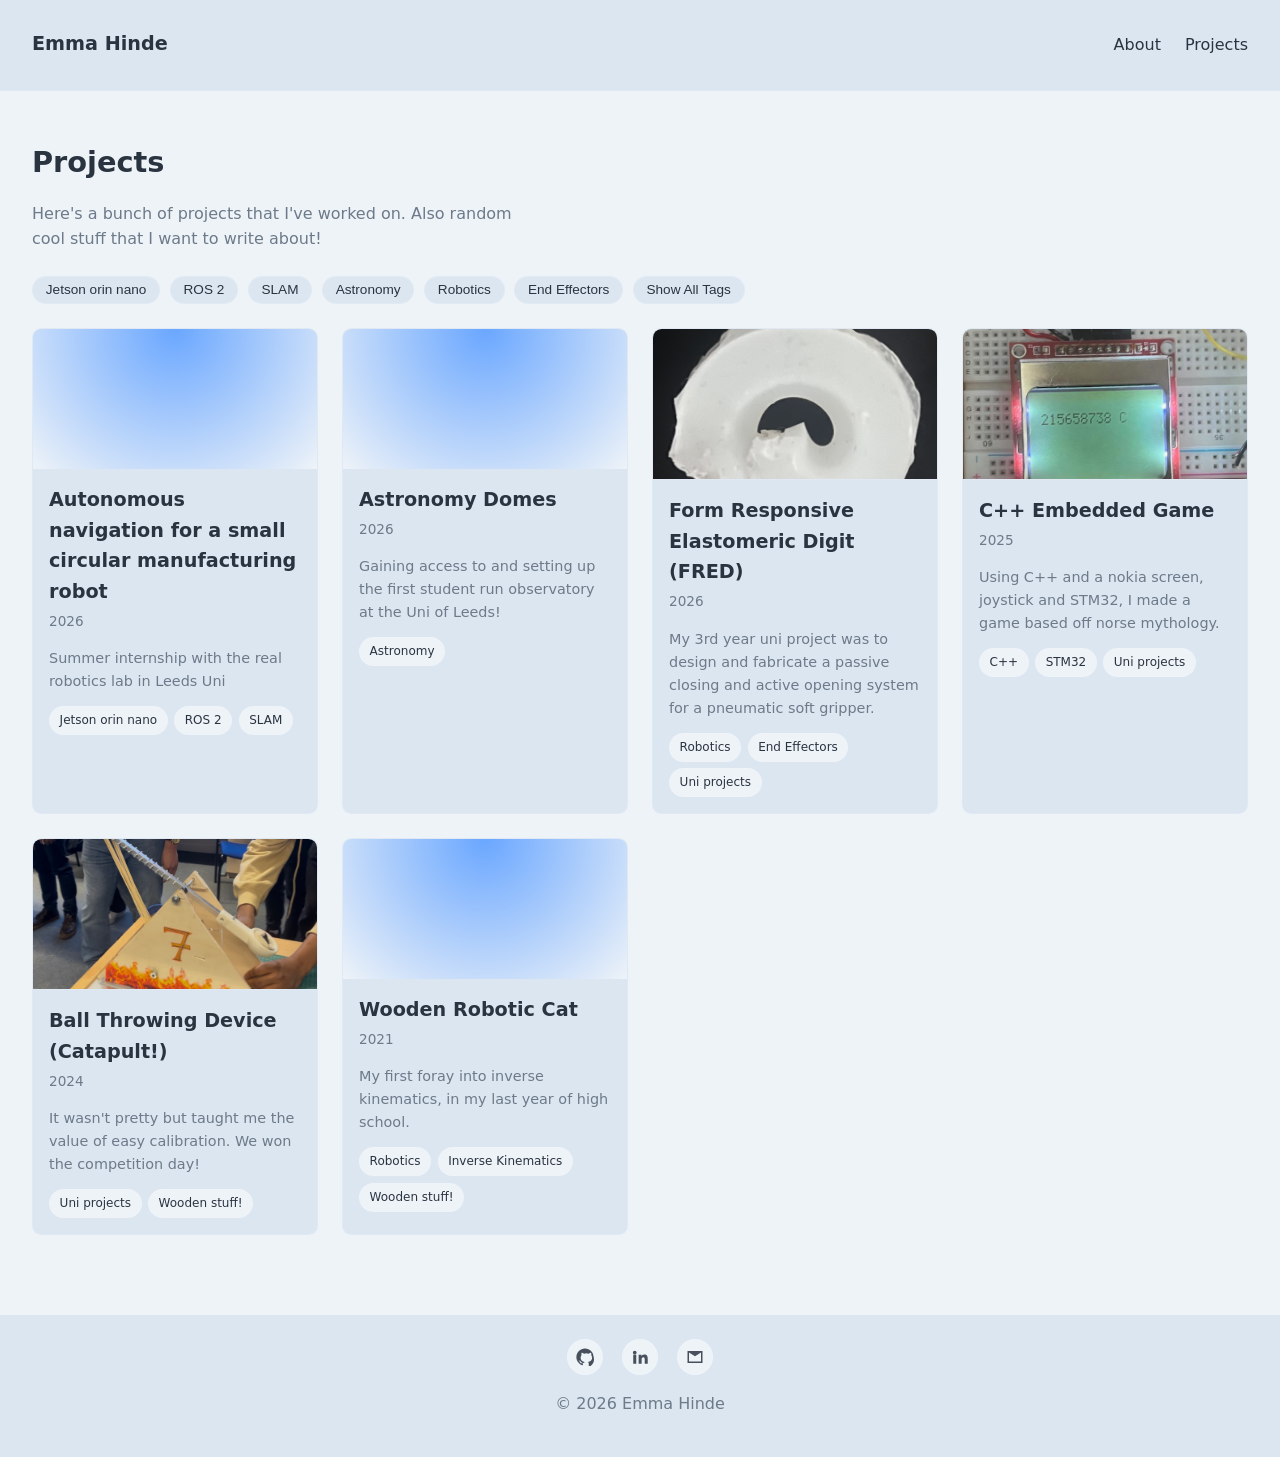
<file: index.html>
<!DOCTYPE html>
<html lang="en">

<head>
    <meta charset="UTF-8" />
    <meta name="viewport" content="width=device-width, initial-scale=1.0" />
    <title>emmahinde</title>

    <!-- Link to external CSS -->
    <link rel="stylesheet" href="styles.css" />
</head>

<body>
    <!-- Header -->
    <header class="site-header">
        <nav class="nav">
            <div class="logo">Emma Hinde</div>

            <ul class="nav-links">
                <li><a href="about.html">About</a></li>
                <li><a href="index.html">Projects</a></li>
            </ul>
        </nav>
    </header>

    <!-- Projects Section -->
    <section id="projects" class="projects-section">
        <div class="section-header">
            <h2 class="section-title">Projects</h2>
            <p class="section-subtitle">
                Here's a bunch of projects that I've worked on. Also random cool stuff that I want to write about!
            </p>
        </div>

        <div class="projects-grid">

            <article class="project-card">
                <a href="blog/autonomous-navigation.html" class="no-style">
                    <div class="project-thumb-no-img"></div>
                    <div class="project-body">
                        <h3 class="project-title">Autonomous navigation for a small circular manufacturing robot</h3>
                        <p class="project-date">2026</p>
                        <p class="project-desc">
                            Summer internship with the real robotics lab in Leeds Uni
                        </p>
                        <div class="project-tags">
                            <span>Jetson orin nano</span>
                            <span>ROS 2</span>
                            <span>SLAM</span>
                        </div>
                    </div>
                </a>
            </article>

            <article class="project-card">
                <a href="blog/astrodome-project.html" class="no-style">
                    <div class="project-thumb-no-img"></div>
                    <div class="project-body">
                        <h3 class="project-title">Astronomy Domes</h3>
                        <p class="project-date">2026</p>
                        <p class="project-desc">
                            Gaining access to and setting up the first student run observatory at the Uni of Leeds!
                        </p>
                        <div class="project-tags">
                            <span>Astronomy</span>
                        </div>
                    </div>
                </a>
            </article>

            <article class="project-card">
                <a href="blog/soft-gripper.html" class="no-style">
                    <div class="project-thumb"> <img src="assets\june-2026\misc\softGripper1.jpg" alt="My photo" />
                    </div>
                    <div class="project-body">
                        <h3 class="project-title">Form Responsive Elastomeric Digit (FRED)</h3>
                        <p class="project-date">2026</p>
                        <p class="project-desc">
                            My 3rd year uni project was to design and fabricate a passive closing and active opening
                            system for a pneumatic soft gripper.
                        </p>
                        <div class="project-tags">
                            <span>Robotics</span>
                            <span>End Effectors</span>
                            <span>Uni projects</span>
                        </div>
                    </div>
                </a>
            </article>

            <article class="project-card">
                <a href="blog/ratatoskr-game.html" class="no-style">
                    <div class="project-thumb"> <img src="assets\june-2026\ratatoskr-game\ratatoskr6.jpg"
                            alt="My photo" />
                    </div>
                    <div class="project-body">
                        <h3 class="project-title">C++ Embedded Game</h3>
                        <p class="project-date">2025</p>
                        <p class="project-desc">
                            Using C++ and a nokia screen, joystick and STM32, I made a game based off norse mythology.
                        </p>
                        <div class="project-tags">
                            <span>C++</span>
                            <span>STM32</span>
                            <span>Uni projects</span>
                        </div>
                    </div>
                </a>
            </article>

            <article class="project-card">
                <a href="blog/catapult-project.html" class="no-style">
                    <div class="project-thumb"> <img src="assets\june-2026\misc\treuchet.jpg" alt="My photo" />
                    </div>
                    <div class="project-body">
                        <h3 class="project-title">Ball Throwing Device (Catapult!)</h3>
                        <p class="project-date">2024</p>
                        <p class="project-desc">
                            It wasn't pretty but taught me the value of easy calibration. We won the competition day!
                        </p>
                        <div class="project-tags">
                            <span>Uni projects</span>
                            <span>Wooden stuff!</span>
                        </div>
                    </div>
                </a>
            </article>

            <article class="project-card">
                <a href="blog\robot-cat.html" class="no-style">
                    <div class="project-thumb-no-img"></div>
                    <div class="project-body">
                        <h3 class="project-title">Wooden Robotic Cat</h3>
                        <p class="project-date">2021</p>
                        <p class="project-desc">
                            My first foray into inverse kinematics, in my last year of high school.
                        </p>
                        <div class="project-tags">
                            <span>Robotics</span>
                            <span>Inverse Kinematics</span>
                            <span>Wooden stuff!</span>
                        </div>
                    </div>
                </a>
            </article>

        </div>
    </section>
</body>

<!-- Footer -->
<footer class="site-footer">
    <div class="footer-social">
        <a href="https://github.com/EmmaHinde" class="social-link" aria-label="GitHub">
            <svg viewBox="0 0 24 24" class="social-icon">
                <path
                    d="M12 .5C5.7.5.5 5.7.5 12c0 5.1 3.3 9.4 7.9 10.9.6.1.8-.3.8-.6v-2c-3.2.7-3.9-1.4-3.9-1.4-.5-1.2-1.2-1.5-1.2-1.5-1-.7.1-.7.1-.7 1.1.1 1.7 1.1 1.7 1.1 1 .1.8 2.1 2.9 2.1 1.4 0 2.3-.7 2.7-1.4-2.6-.3-5.3-1.3-5.3-5.8 0-1.3.5-2.4 1.2-3.3-.1-.3-.5-1.5.1-3.1 0 0 1-.3 3.3 1.2a11.3 11.3 0 0 1 6 0c2.3-1.5 3.3-1.2 3.3-1.2.6 1.6.2 2.8.1 3.1.8.9 1.2 2 1.2 3.3 0 4.5-2.7 5.5-5.3 5.8.5.4.9 1.2.9 2.4v3.5c0 .3.2.7.8.6A10.9 10.9 0 0 0 23.5 12C23.5 5.7 18.3.5 12 .5z" />
            </svg>
        </a>

        <a href="https://uk.linkedin.com/in/emmahinde" class="social-link" aria-label="LinkedIn">
            <svg viewBox="0 0 24 24" class="social-icon">
                <path
                    d="M4.98 3.5a2.5 2.5 0 1 1 0 5 2.5 2.5 0 0 1 0-5zM3 8.98h4v12H3v-12zm7 0h3.8v1.7h.1c.5-.9 1.8-1.9 3.7-1.9 4 0 4.7 2.6 4.7 6v6.2h-4v-5.5c0-1.3 0-3-1.9-3s-2.2 1.4-2.2 2.9v5.6h-4v-12z" />
            </svg>
        </a>

        <a href="mailto:emma.hinde@icloud.com" class="social-link" aria-label="Email">
            <svg viewBox="0 0 24 24" class="social-icon">
                <path d="M2 4h20v16H2V4zm10 7L4 6v12h16V6l-8 5z" />
            </svg>
        </a>
    </div>

    <p>© 2026 Emma Hinde</p>
</footer>

<script src="projects.js"></script>


</html>
</file>
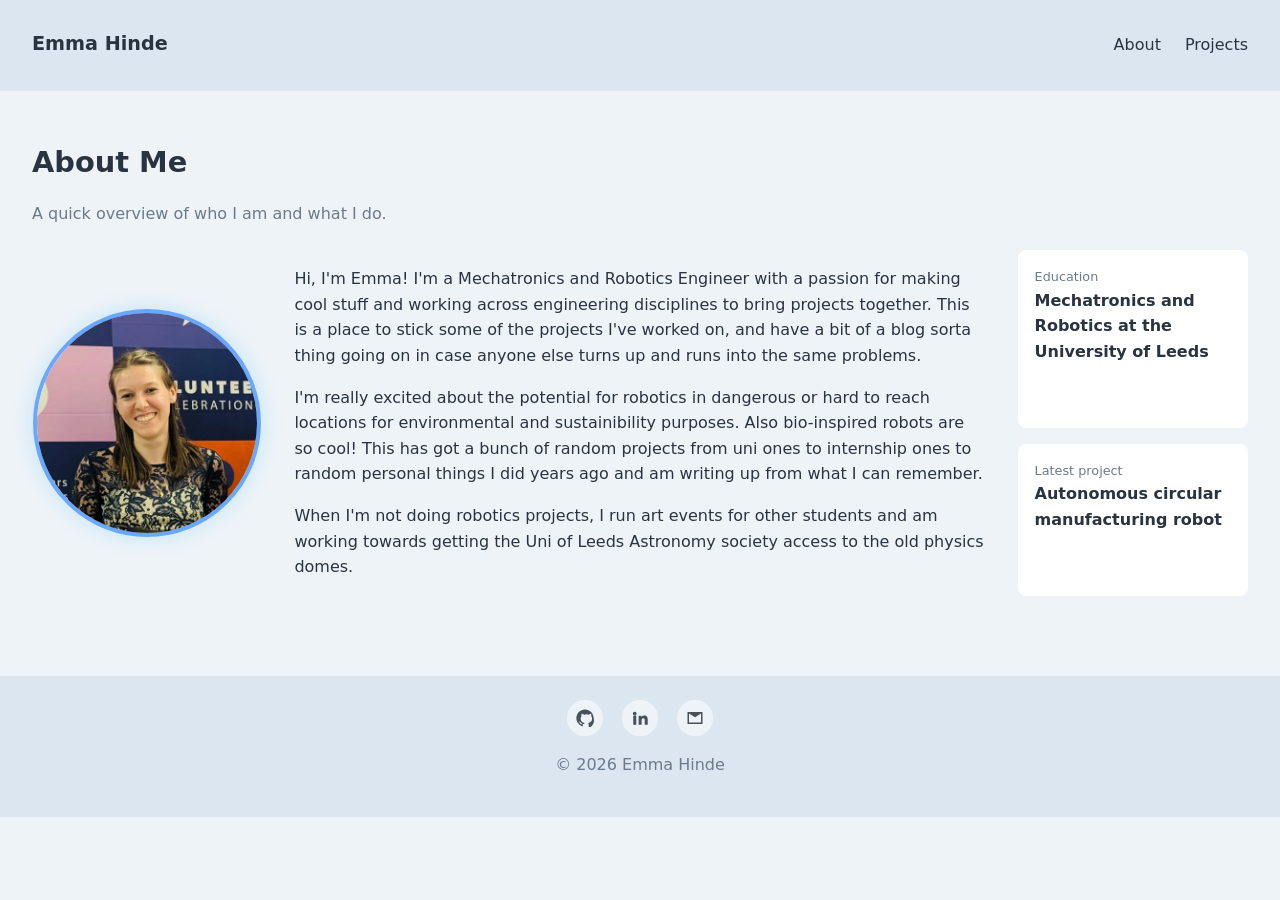
<file: about.html>
<!DOCTYPE html>
<html lang="en">

<head>
    <meta charset="UTF-8" />
    <meta name="viewport" content="width=device-width, initial-scale=1.0" />
    <title>about</title>

    <!-- Link to external CSS -->
    <link rel="stylesheet" href="styles.css" />
</head>

<body>
    <!-- Header -->
    <header class="site-header">
        <nav class="nav">
            <div class="logo">Emma Hinde</div>

            <ul class="nav-links">
                <li><a href="about.html">About</a></li>
                <li><a href="index.html">Projects</a></li>
            </ul>
        </nav>
    </header>

    <!-- About Section -->
    <section id="about" class="about-section">
        <div class="section-header">
            <h2 class="section-title">About Me</h2>
            <!-- NEW: Profile Photo -->
            <p class="section-subtitle">
                A quick overview of who I am and what I do.
            </p>

        </div>

        <div class="about-grid">

            <div class="about-photo">
                <img src="assets\profilepic.jpg" alt="My photo" />
            </div>

            <div class="about-text">
                <p>
                    Hi, I'm Emma! I'm a Mechatronics and Robotics Engineer with a passion for making cool stuff
                    and working
                    across engineering disciplines to bring projects together. This is a place to stick some of the
                    projects I've worked on, and have a bit of a blog sorta thing going on in case anyone else turns up
                    and runs into the same problems.
                </p>
                <p>
                    I'm really excited about the potential for robotics in dangerous or hard to reach locations for
                    environmental and sustainibility purposes. Also bio-inspired robots are so cool! This has got a
                    bunch of random projects from uni ones to internship ones to random personal things I did years ago
                    and am writing up from what I can remember.
                </p>
                <p>
                    When I'm not doing robotics projects, I run art events for other students and am working towards
                    getting the Uni of Leeds Astronomy society access to the old physics domes.
                </p>
            </div>

            <div class="about-highlights">
                <div class="highlight-card">
                    <div class="highlight-label">Education</div>
                    <div class="highlight-value">Mechatronics and Robotics at the University of Leeds</div>
                </div>

                <div class="highlight-card">
                    <div class="highlight-label">Latest project</div>
                    <div class="highlight-value">Autonomous circular manufacturing robot</div>
                </div>

            </div>

        </div>


    </section>
</body>
<!-- Footer -->
<footer class="site-footer">
    <div class="footer-social">
        <a href="https://github.com/EmmaHinde" class="social-link" aria-label="GitHub">
            <svg viewBox="0 0 24 24" class="social-icon">
                <path
                    d="M12 .5C5.7.5.5 5.7.5 12c0 5.1 3.3 9.4 7.9 10.9.6.1.8-.3.8-.6v-2c-3.2.7-3.9-1.4-3.9-1.4-.5-1.2-1.2-1.5-1.2-1.5-1-.7.1-.7.1-.7 1.1.1 1.7 1.1 1.7 1.1 1 .1.8 2.1 2.9 2.1 1.4 0 2.3-.7 2.7-1.4-2.6-.3-5.3-1.3-5.3-5.8 0-1.3.5-2.4 1.2-3.3-.1-.3-.5-1.5.1-3.1 0 0 1-.3 3.3 1.2a11.3 11.3 0 0 1 6 0c2.3-1.5 3.3-1.2 3.3-1.2.6 1.6.2 2.8.1 3.1.8.9 1.2 2 1.2 3.3 0 4.5-2.7 5.5-5.3 5.8.5.4.9 1.2.9 2.4v3.5c0 .3.2.7.8.6A10.9 10.9 0 0 0 23.5 12C23.5 5.7 18.3.5 12 .5z" />
            </svg>
        </a>

        <a href="https://uk.linkedin.com/in/emmahinde" class="social-link" aria-label="LinkedIn">
            <svg viewBox="0 0 24 24" class="social-icon">
                <path
                    d="M4.98 3.5a2.5 2.5 0 1 1 0 5 2.5 2.5 0 0 1 0-5zM3 8.98h4v12H3v-12zm7 0h3.8v1.7h.1c.5-.9 1.8-1.9 3.7-1.9 4 0 4.7 2.6 4.7 6v6.2h-4v-5.5c0-1.3 0-3-1.9-3s-2.2 1.4-2.2 2.9v5.6h-4v-12z" />
            </svg>
        </a>

        <a href="mailto:emma.hinde@icloud.com" class="social-link" aria-label="Email">
            <svg viewBox="0 0 24 24" class="social-icon">
                <path d="M2 4h20v16H2V4zm10 7L4 6v12h16V6l-8 5z" />
            </svg>
        </a>
    </div>

    <p>© 2026 Emma Hinde</p>
</footer>

<script src="projects.js"></script>

</html>
</file>
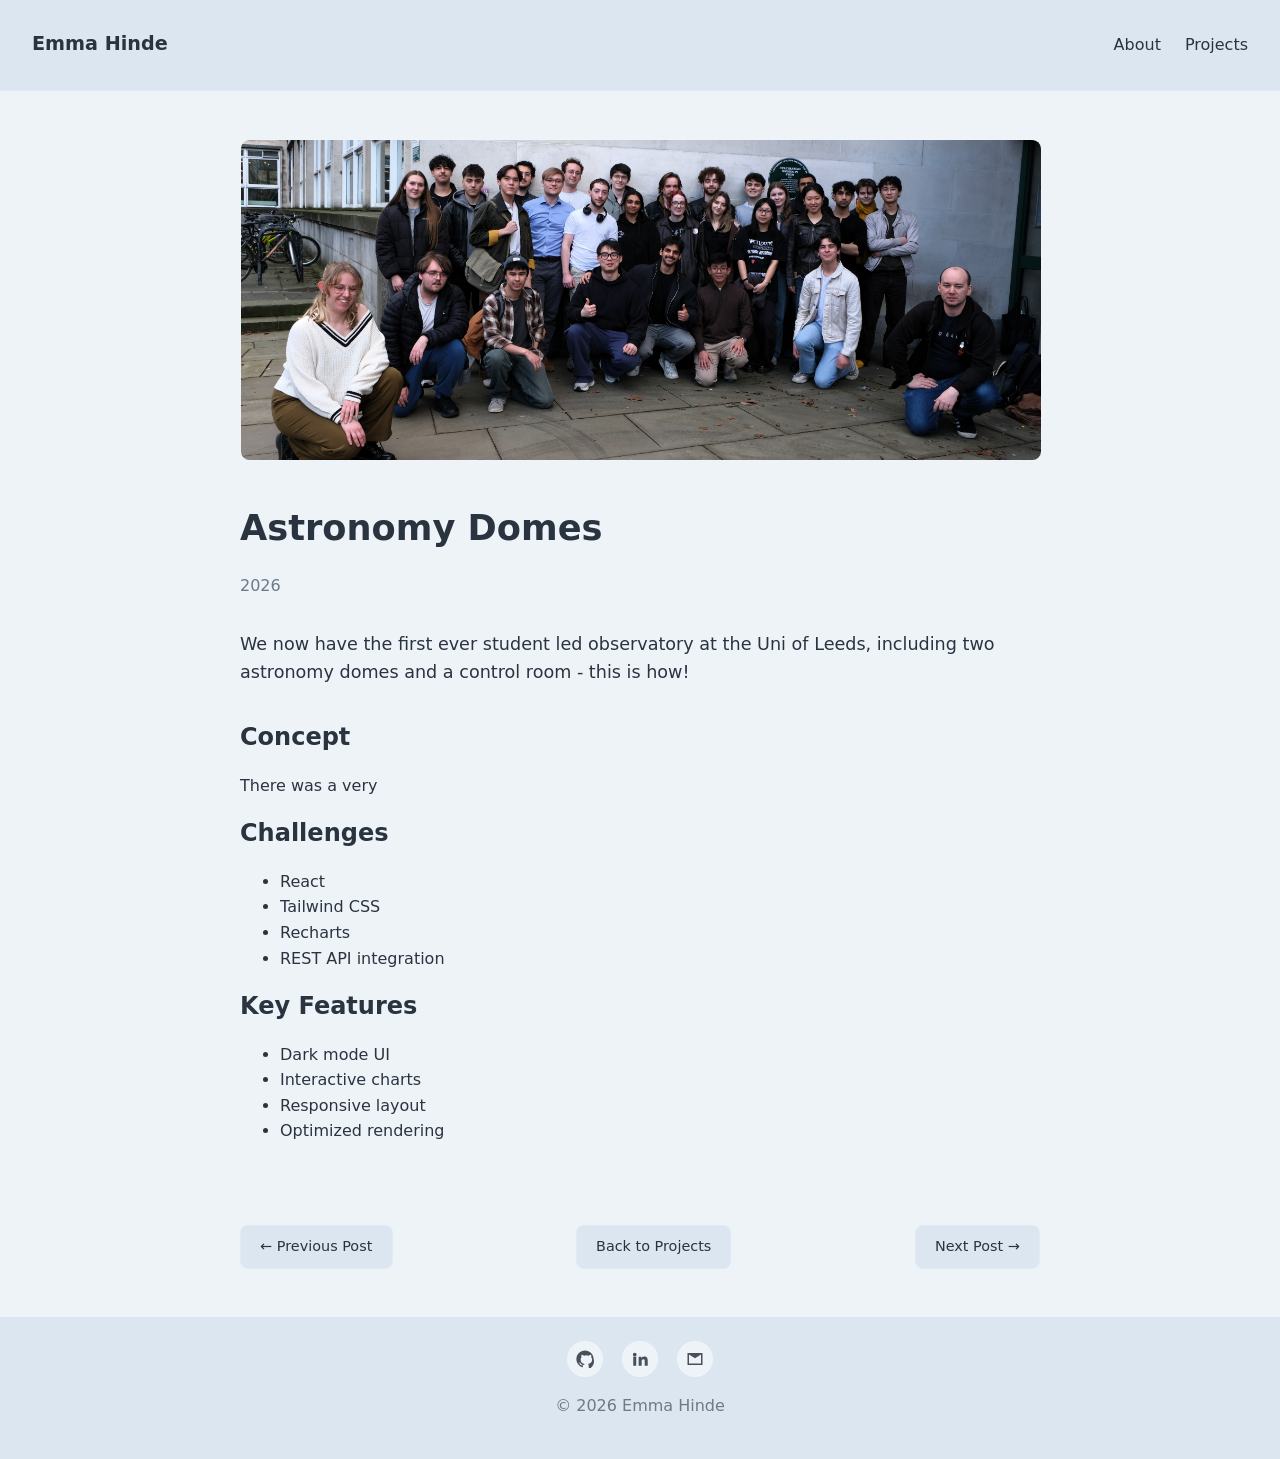
<file: blog/astrodome-project.html>
<!DOCTYPE html>
<html lang="en">

<head>
    <meta charset="UTF-8" />
    <meta name="viewport" content="width=device-width, initial-scale=1.0" />
    <title>Astronomy Domes – Project Details</title>
    <link rel="stylesheet" href="../styles.css" />
</head>

<body>

    <header class="site-header">
        <nav class="nav">
            <div class="logo">Emma Hinde</div>
            <ul class="nav-links">
                <li><a href="../about.html">About</a></li>
                <li><a href="../index.html">Projects</a></li>
            </ul>
        </nav>
    </header>

    <main class="blog-container">

        <div class="blog-hero">
            <img src="../assets\june-2026\misc\full_team.JPG" alt="SaaS Dashboard Header Image">
        </div>

        <h1 class="blog-title">Astronomy Domes</h1>
        <p class="blog-date">2026</p>

        <p class="blog-intro">
            We now have the first ever student led observatory at the Uni of Leeds, including two astronomy domes and a
            control room - this is how!
        </p>

        <h2>Concept</h2>
        <p>
            There was a very
        </p>

        <h2>Challenges</h2>
        <ul>
            <li>React</li>
            <li>Tailwind CSS</li>
            <li>Recharts</li>
            <li>REST API integration</li>
        </ul>

        <h2>Key Features</h2>
        <ul>
            <li>Dark mode UI</li>
            <li>Interactive charts</li>
            <li>Responsive layout</li>
            <li>Optimized rendering</li>
        </ul>

        <div class="post-navigation">

            <a href="design-system-kit.html" class="nav-btn prev-post">
                ← Previous Post
            </a>

            <a href="../index.html#projects" class="nav-btn back-projects">
                Back to Projects
            </a>

            <a href="portfolio-site.html" class="nav-btn next-post">
                Next Post →
            </a>

        </div>

    </main>
    <!-- Footer -->
    <footer class="site-footer">
        <div class="footer-social">
            <a href="https://github.com/EmmaHinde" class="social-link" aria-label="GitHub">
                <svg viewBox="0 0 24 24" class="social-icon">
                    <path
                        d="M12 .5C5.7.5.5 5.7.5 12c0 5.1 3.3 9.4 7.9 10.9.6.1.8-.3.8-.6v-2c-3.2.7-3.9-1.4-3.9-1.4-.5-1.2-1.2-1.5-1.2-1.5-1-.7.1-.7.1-.7 1.1.1 1.7 1.1 1.7 1.1 1 .1.8 2.1 2.9 2.1 1.4 0 2.3-.7 2.7-1.4-2.6-.3-5.3-1.3-5.3-5.8 0-1.3.5-2.4 1.2-3.3-.1-.3-.5-1.5.1-3.1 0 0 1-.3 3.3 1.2a11.3 11.3 0 0 1 6 0c2.3-1.5 3.3-1.2 3.3-1.2.6 1.6.2 2.8.1 3.1.8.9 1.2 2 1.2 3.3 0 4.5-2.7 5.5-5.3 5.8.5.4.9 1.2.9 2.4v3.5c0 .3.2.7.8.6A10.9 10.9 0 0 0 23.5 12C23.5 5.7 18.3.5 12 .5z" />
                </svg>
            </a>

            <a href="https://uk.linkedin.com/in/emmahinde" class="social-link" aria-label="LinkedIn">
                <svg viewBox="0 0 24 24" class="social-icon">
                    <path
                        d="M4.98 3.5a2.5 2.5 0 1 1 0 5 2.5 2.5 0 0 1 0-5zM3 8.98h4v12H3v-12zm7 0h3.8v1.7h.1c.5-.9 1.8-1.9 3.7-1.9 4 0 4.7 2.6 4.7 6v6.2h-4v-5.5c0-1.3 0-3-1.9-3s-2.2 1.4-2.2 2.9v5.6h-4v-12z" />
                </svg>
            </a>

            <a href="mailto:you@emma.hinde@icloud.com" class="social-link" aria-label="Email">
                <svg viewBox="0 0 24 24" class="social-icon">
                    <path d="M2 4h20v16H2V4zm10 7L4 6v12h16V6l-8 5z" />
                </svg>
            </a>
        </div>

        <p>© 2026 Emma Hinde</p>
    </footer>
    <script src="../projects.js"></script>
</body>

</html>
</file>
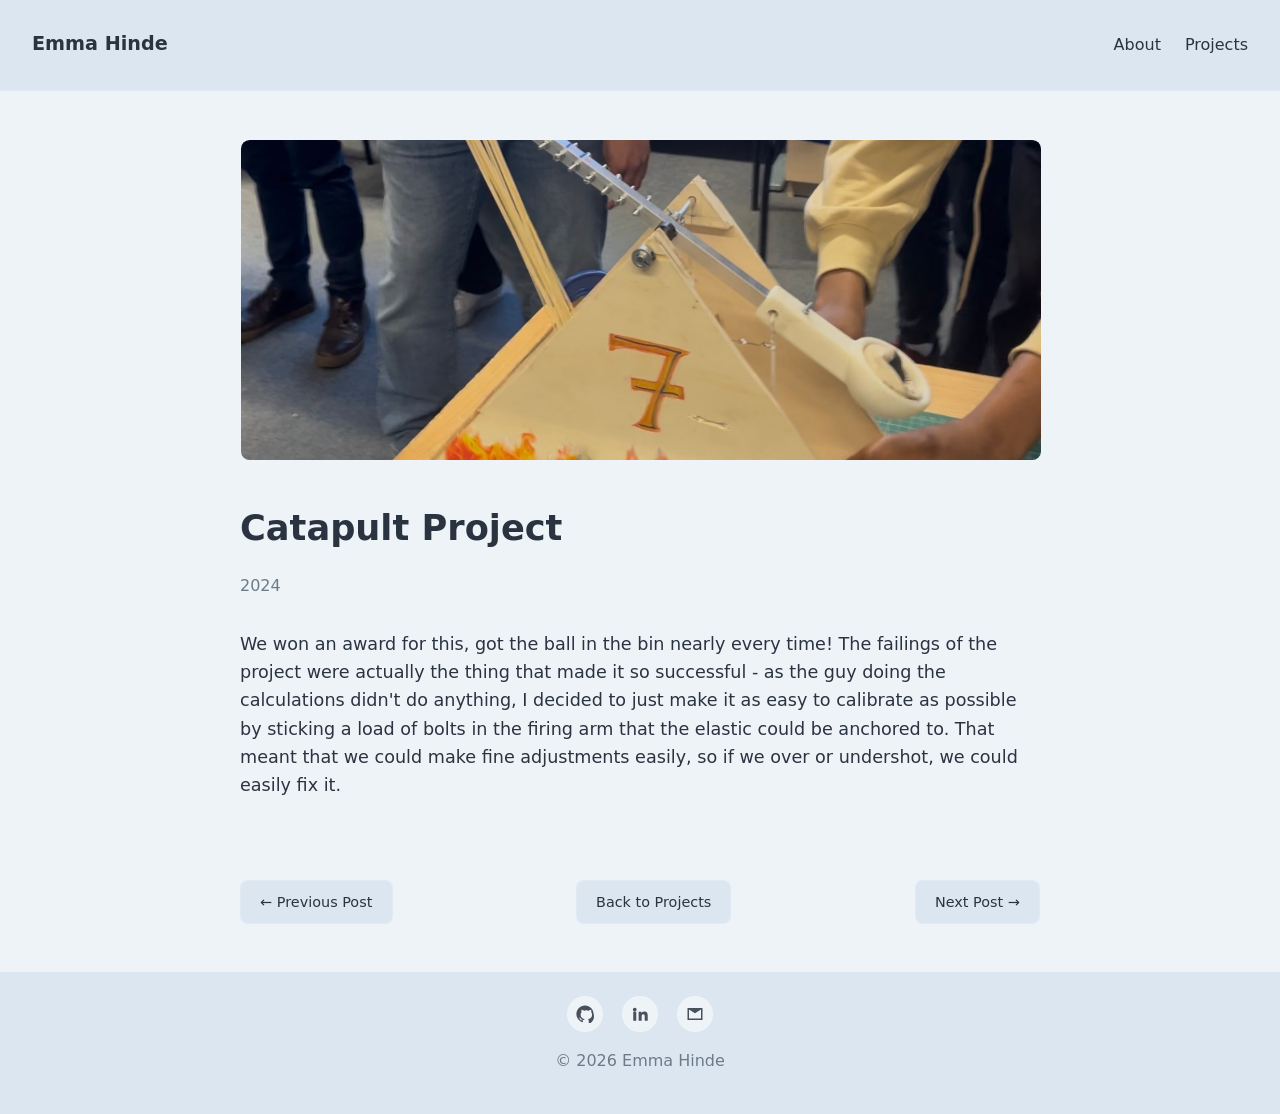
<file: blog/catapult-project.html>
<!DOCTYPE html>
<html lang="en">

<head>
    <meta charset="UTF-8" />
    <meta name="viewport" content="width=device-width, initial-scale=1.0" />
    <title>Catapult Project – Project Details</title>
    <link rel="stylesheet" href="../styles.css" />
</head>

<body>

    <header class="site-header">
        <nav class="nav">
            <div class="logo">Emma Hinde</div>
            <ul class="nav-links">
                <li><a href="../about.html">About</a></li>
                <li><a href="../index.html">Projects</a></li>
            </ul>
        </nav>
    </header>

    <main class="blog-container">

        <div class="blog-hero">
            <img src="../assets\june-2026\misc\treuchet.jpg" alt="Header Image">
        </div>

        <h1 class="blog-title">Catapult Project</h1>
        <p class="blog-date">2024</p>

        <p class="blog-intro">
            We won an award for this, got the ball in the bin nearly every time! The failings of the project were
            actually the thing that made it so successful - as the guy doing the calculations didn't do anything, I
            decided to just make it as easy to calibrate as possible by sticking a load of bolts in the firing arm that
            the elastic could be anchored to. That meant that we could make fine adjustments easily, so if we over or
            undershot, we could easily fix it.
        </p>


        <div class="post-navigation">

            <a href="design-system-kit.html" class="nav-btn prev-post">
                ← Previous Post
            </a>

            <a href="../index.html#projects" class="nav-btn back-projects">
                Back to Projects
            </a>

            <a href="portfolio-site.html" class="nav-btn next-post">
                Next Post →
            </a>

        </div>



    </main>
    <!-- Footer -->
    <footer class="site-footer">
        <div class="footer-social">
            <a href="https://github.com/EmmaHinde" class="social-link" aria-label="GitHub">
                <svg viewBox="0 0 24 24" class="social-icon">
                    <path
                        d="M12 .5C5.7.5.5 5.7.5 12c0 5.1 3.3 9.4 7.9 10.9.6.1.8-.3.8-.6v-2c-3.2.7-3.9-1.4-3.9-1.4-.5-1.2-1.2-1.5-1.2-1.5-1-.7.1-.7.1-.7 1.1.1 1.7 1.1 1.7 1.1 1 .1.8 2.1 2.9 2.1 1.4 0 2.3-.7 2.7-1.4-2.6-.3-5.3-1.3-5.3-5.8 0-1.3.5-2.4 1.2-3.3-.1-.3-.5-1.5.1-3.1 0 0 1-.3 3.3 1.2a11.3 11.3 0 0 1 6 0c2.3-1.5 3.3-1.2 3.3-1.2.6 1.6.2 2.8.1 3.1.8.9 1.2 2 1.2 3.3 0 4.5-2.7 5.5-5.3 5.8.5.4.9 1.2.9 2.4v3.5c0 .3.2.7.8.6A10.9 10.9 0 0 0 23.5 12C23.5 5.7 18.3.5 12 .5z" />
                </svg>
            </a>

            <a href="https://uk.linkedin.com/in/emmahinde" class="social-link" aria-label="LinkedIn">
                <svg viewBox="0 0 24 24" class="social-icon">
                    <path
                        d="M4.98 3.5a2.5 2.5 0 1 1 0 5 2.5 2.5 0 0 1 0-5zM3 8.98h4v12H3v-12zm7 0h3.8v1.7h.1c.5-.9 1.8-1.9 3.7-1.9 4 0 4.7 2.6 4.7 6v6.2h-4v-5.5c0-1.3 0-3-1.9-3s-2.2 1.4-2.2 2.9v5.6h-4v-12z" />
                </svg>
            </a>

            <a href="mailto:emma.hinde@icloud.com" class="social-link" aria-label="Email">
                <svg viewBox="0 0 24 24" class="social-icon">
                    <path d="M2 4h20v16H2V4zm10 7L4 6v12h16V6l-8 5z" />
                </svg>
            </a>
        </div>

        <p>© 2026 Emma Hinde</p>
    </footer>
    <script src="../projects.js"></script>
</body>

</html>
</file>
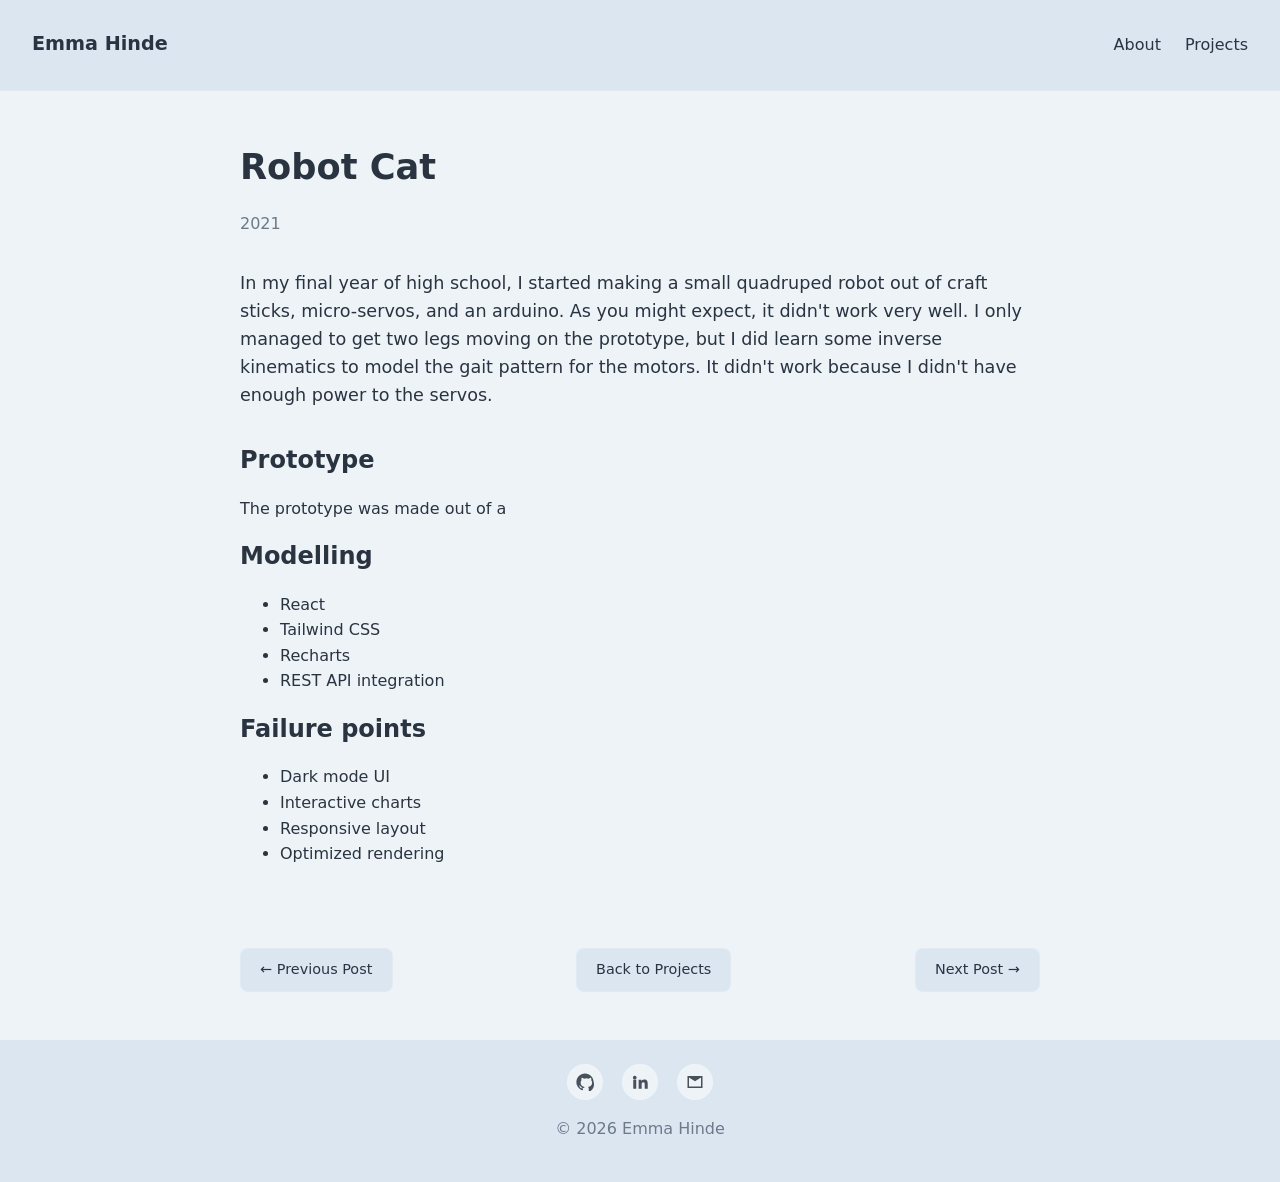
<file: blog/robot-cat.html>
<!DOCTYPE html>
<html lang="en">

<head>
    <meta charset="UTF-8" />
    <meta name="viewport" content="width=device-width, initial-scale=1.0" />
    <title>Robot cat – Project Details</title>
    <link rel="stylesheet" href="../styles.css" />
</head>

<body>

    <header class="site-header">
        <nav class="nav">
            <div class="logo">Emma Hinde</div>
            <ul class="nav-links">
                <li><a href="../about.html">About</a></li>
                <li><a href="../index.html">Projects</a></li>
            </ul>
        </nav>
    </header>

    <main class="blog-container">

        <h1 class="blog-title">Robot Cat</h1>
        <p class="blog-date">2021</p>


        <p class="blog-intro">
            In my final year of high school, I started making a small quadruped robot out of craft sticks,
            micro-servos, and an arduino. As you might expect, it didn't work very well. I only managed to get two
            legs moving on the prototype, but I did learn some inverse kinematics to model the gait pattern for the
            motors. It didn't work because I didn't have enough power to the servos.

        </p>

        <h2>Prototype</h2>
        <p>
            The prototype was made out of a
        </p>

        <h2>Modelling</h2>
        <ul>
            <li>React</li>
            <li>Tailwind CSS</li>
            <li>Recharts</li>
            <li>REST API integration</li>
        </ul>

        <h2>Failure points</h2>
        <ul>
            <li>Dark mode UI</li>
            <li>Interactive charts</li>
            <li>Responsive layout</li>
            <li>Optimized rendering</li>
        </ul>

        <div class="post-navigation">

            <a href="design-system-kit.html" class="nav-btn prev-post">
                ← Previous Post
            </a>

            <a href="../index.html#projects" class="nav-btn back-projects">
                Back to Projects
            </a>

            <a href="portfolio-site.html" class="nav-btn next-post">
                Next Post →
            </a>

        </div>



    </main>

    <!-- Footer -->
    <footer class="site-footer">
        <div class="footer-social">
            <a href="https://github.com/EmmaHinde" class="social-link" aria-label="GitHub">
                <svg viewBox="0 0 24 24" class="social-icon">
                    <path
                        d="M12 .5C5.7.5.5 5.7.5 12c0 5.1 3.3 9.4 7.9 10.9.6.1.8-.3.8-.6v-2c-3.2.7-3.9-1.4-3.9-1.4-.5-1.2-1.2-1.5-1.2-1.5-1-.7.1-.7.1-.7 1.1.1 1.7 1.1 1.7 1.1 1 .1.8 2.1 2.9 2.1 1.4 0 2.3-.7 2.7-1.4-2.6-.3-5.3-1.3-5.3-5.8 0-1.3.5-2.4 1.2-3.3-.1-.3-.5-1.5.1-3.1 0 0 1-.3 3.3 1.2a11.3 11.3 0 0 1 6 0c2.3-1.5 3.3-1.2 3.3-1.2.6 1.6.2 2.8.1 3.1.8.9 1.2 2 1.2 3.3 0 4.5-2.7 5.5-5.3 5.8.5.4.9 1.2.9 2.4v3.5c0 .3.2.7.8.6A10.9 10.9 0 0 0 23.5 12C23.5 5.7 18.3.5 12 .5z" />
                </svg>
            </a>

            <a href="https://uk.linkedin.com/in/emmahinde" class="social-link" aria-label="LinkedIn">
                <svg viewBox="0 0 24 24" class="social-icon">
                    <path
                        d="M4.98 3.5a2.5 2.5 0 1 1 0 5 2.5 2.5 0 0 1 0-5zM3 8.98h4v12H3v-12zm7 0h3.8v1.7h.1c.5-.9 1.8-1.9 3.7-1.9 4 0 4.7 2.6 4.7 6v6.2h-4v-5.5c0-1.3 0-3-1.9-3s-2.2 1.4-2.2 2.9v5.6h-4v-12z" />
                </svg>
            </a>

            <a href="mailto:you@emma.hinde@icloud.com" class="social-link" aria-label="Email">
                <svg viewBox="0 0 24 24" class="social-icon">
                    <path d="M2 4h20v16H2V4zm10 7L4 6v12h16V6l-8 5z" />
                </svg>
            </a>
        </div>

        <p>© 2026 Emma Hinde</p>
    </footer>

    <script src="../projects.js"></script>
</body>

</html>
</file>
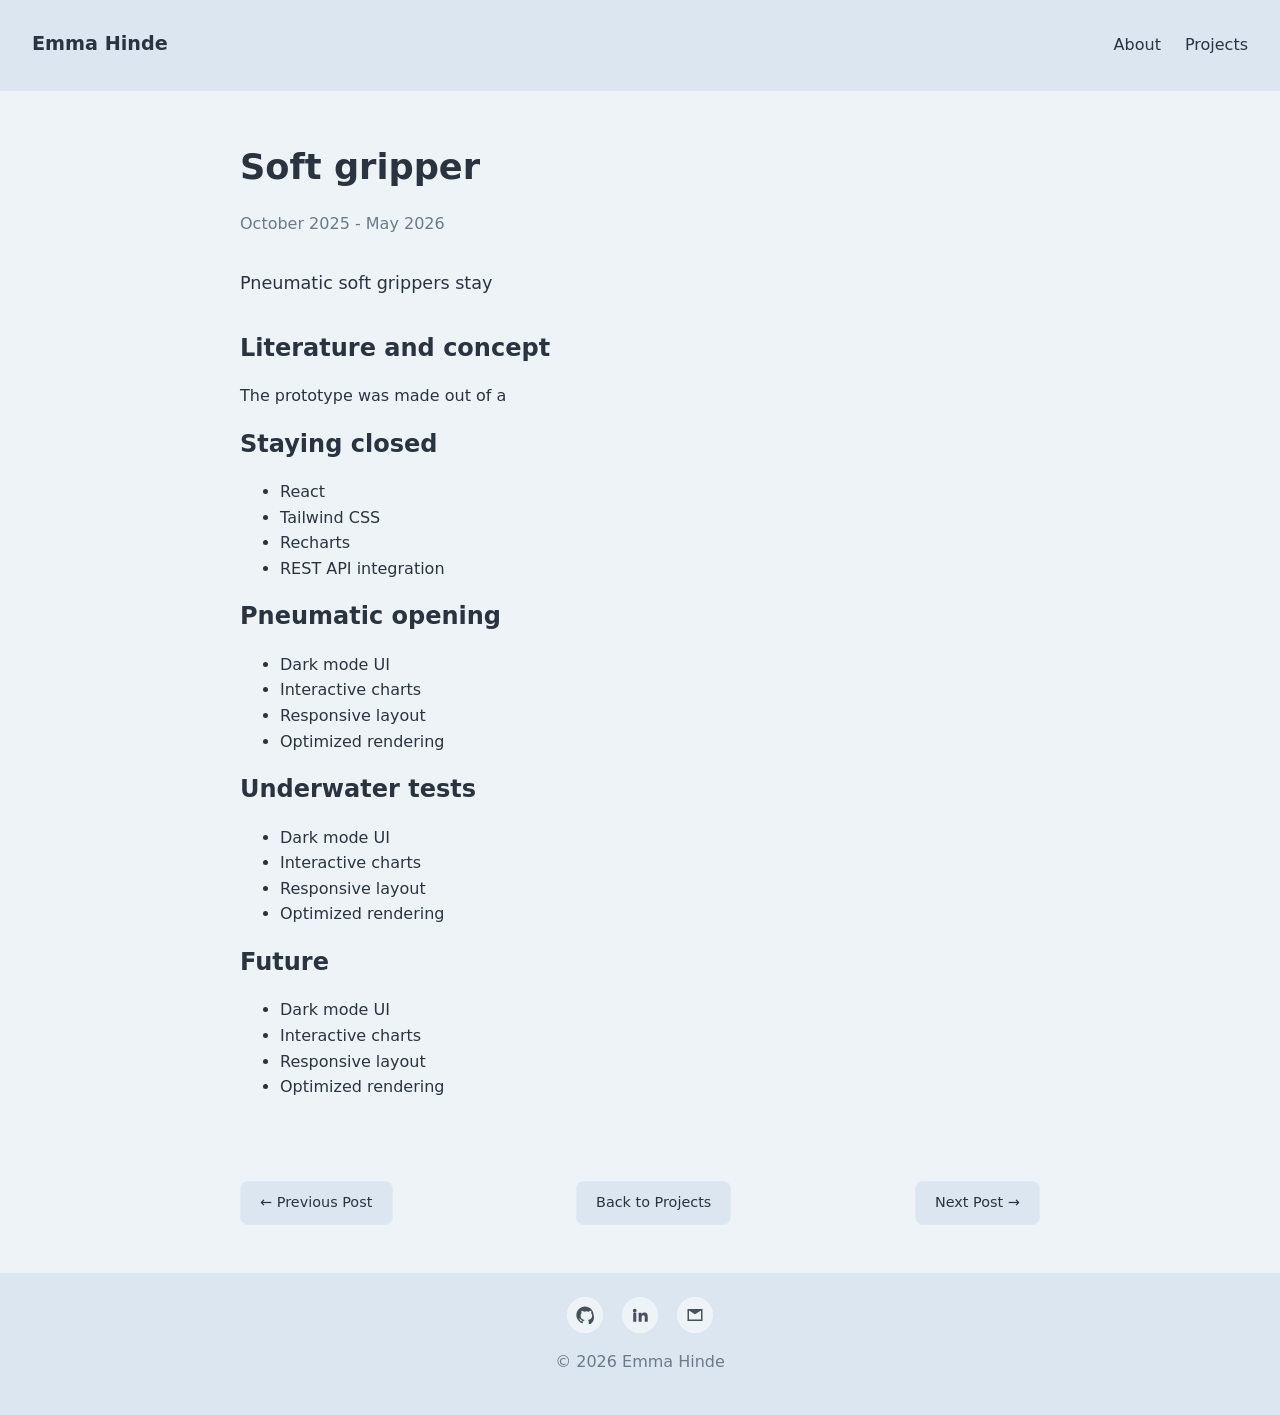
<file: blog/soft-gripper.html>
<!DOCTYPE html>
<html lang="en">

<head>
    <meta charset="UTF-8" />
    <meta name="viewport" content="width=device-width, initial-scale=1.0" />
    <title>Soft gripper – Project Details</title>
    <link rel="stylesheet" href="../styles.css" />
</head>

<body>

    <header class="site-header">
        <nav class="nav">
            <div class="logo">Emma Hinde</div>
            <ul class="nav-links">
                <li><a href="../about.html">About</a></li>
                <li><a href="../index.html">Projects</a></li>
            </ul>
        </nav>
    </header>

    <main class="blog-container">

        <h1 class="blog-title">Soft gripper</h1>
        <p class="blog-date">October 2025 - May 2026</p>

        <p class="blog-intro">
            Pneumatic soft grippers stay
        </p>

        <h2>Literature and concept</h2>
        <p>
            The prototype was made out of a
        </p>

        <h2>Staying closed</h2>
        <ul>
            <li>React</li>
            <li>Tailwind CSS</li>
            <li>Recharts</li>
            <li>REST API integration</li>
        </ul>

        <h2>Pneumatic opening</h2>
        <ul>
            <li>Dark mode UI</li>
            <li>Interactive charts</li>
            <li>Responsive layout</li>
            <li>Optimized rendering</li>
        </ul>

        <h2>Underwater tests</h2>
        <ul>
            <li>Dark mode UI</li>
            <li>Interactive charts</li>
            <li>Responsive layout</li>
            <li>Optimized rendering</li>
        </ul>

        <h2>Future </h2>
        <ul>
            <li>Dark mode UI</li>
            <li>Interactive charts</li>
            <li>Responsive layout</li>
            <li>Optimized rendering</li>
        </ul>

        <div class="post-navigation">

            <a href="design-system-kit.html" class="nav-btn prev-post">
                ← Previous Post
            </a>

            <a href="../index.html#projects" class="nav-btn back-projects">
                Back to Projects
            </a>

            <a href="portfolio-site.html" class="nav-btn next-post">
                Next Post →
            </a>

        </div>



    </main>

    <!-- Footer -->
    <footer class="site-footer">
        <div class="footer-social">
            <a href="https://github.com/EmmaHinde" class="social-link" aria-label="GitHub">
                <svg viewBox="0 0 24 24" class="social-icon">
                    <path
                        d="M12 .5C5.7.5.5 5.7.5 12c0 5.1 3.3 9.4 7.9 10.9.6.1.8-.3.8-.6v-2c-3.2.7-3.9-1.4-3.9-1.4-.5-1.2-1.2-1.5-1.2-1.5-1-.7.1-.7.1-.7 1.1.1 1.7 1.1 1.7 1.1 1 .1.8 2.1 2.9 2.1 1.4 0 2.3-.7 2.7-1.4-2.6-.3-5.3-1.3-5.3-5.8 0-1.3.5-2.4 1.2-3.3-.1-.3-.5-1.5.1-3.1 0 0 1-.3 3.3 1.2a11.3 11.3 0 0 1 6 0c2.3-1.5 3.3-1.2 3.3-1.2.6 1.6.2 2.8.1 3.1.8.9 1.2 2 1.2 3.3 0 4.5-2.7 5.5-5.3 5.8.5.4.9 1.2.9 2.4v3.5c0 .3.2.7.8.6A10.9 10.9 0 0 0 23.5 12C23.5 5.7 18.3.5 12 .5z" />
                </svg>
            </a>

            <a href="https://uk.linkedin.com/in/emmahinde" class="social-link" aria-label="LinkedIn">
                <svg viewBox="0 0 24 24" class="social-icon">
                    <path
                        d="M4.98 3.5a2.5 2.5 0 1 1 0 5 2.5 2.5 0 0 1 0-5zM3 8.98h4v12H3v-12zm7 0h3.8v1.7h.1c.5-.9 1.8-1.9 3.7-1.9 4 0 4.7 2.6 4.7 6v6.2h-4v-5.5c0-1.3 0-3-1.9-3s-2.2 1.4-2.2 2.9v5.6h-4v-12z" />
                </svg>
            </a>

            <a href="mailto:emma.hinde@icloud.com" class="social-link" aria-label="Email">
                <svg viewBox="0 0 24 24" class="social-icon">
                    <path d="M2 4h20v16H2V4zm10 7L4 6v12h16V6l-8 5z" />
                </svg>
            </a>
        </div>

        <p>© 2026 Emma Hinde</p>
    </footer>

    <script src="../projects.js"></script>
</body>

</html>
</file>
<file: styles.css>
/* Global Styles */

:root {
    /* Dark mode (default) */
    --bg: #0a0f1f;
    --bg-alt: #11182b;
    --card: #182033;

    --text: #e6ecff;
    --muted: #8fa2c7;

    --accent: #4f7cff;
    --accent-soft: #3a5fcc;
    --border: rgba(255, 255, 255, 0.08);
}


a.no-style {
    color: inherit;
    /* Keep original text color */
    text-decoration: none;
    /* Remove underline */
}

a.no-style:visited {
    color: inherit;
    /* Keep visited color same */
}

a.no-style:hover {
    color: inherit;
    /* Prevent hover color change */
}


@media (prefers-color-scheme: light) {
    :root {
        --bg: #eef3f8;
        --bg-alt: #dce6f1;
        --card: #ffffff;

        --text: #2a3440;
        --muted: #6c7a89;

        --accent: #6aa7ff;
        --accent-soft: #bcd8ff;

        --border: rgba(0, 40, 80, 0.10);
    }
}



body {
    margin: 0;
    font-family: system-ui, sans-serif;
    background: var(--bg);
    color: var(--text);
    line-height: 1.6;
}

h1,
h2,
h3 {
    margin: 0;

}

pre {
    background: var(--bg-alt);
    padding: 1rem;
    border-radius: 8px;
    overflow-x: auto;
    border: 1px solid var(--border);
}

code {
    font-family: var(--font-mono);
    font-size: 0.9rem;
    color: var(--accent);
}



/* Background matches your theme */
pre[class*="language-"] {
    background: var(--bg-alt);
    border: 1px solid var(--border);
    border-radius: 8px;
    padding: 1rem;
    overflow-x: auto;
}

/* Code font */
code[class*="language-"] {
    font-family: var(--font-mono);
    font-size: 0.9rem;
}

/* Keywords */
.token.keyword {
    color: var(--accent);
    font-weight: 600;
}

/* Comments */
.token.comment {
    color: var(--muted);
    font-style: italic;
}

/* Numbers */
.token.number {
    color: var(--accent-soft);
}

/* Functions */
.token.function {
    color: var(--text);
}



/* Header */
.site-header {
    background: var(--bg-alt);
    padding: 1rem 2rem;
    border-bottom: 1px solid rgba(255, 255, 255, 0.1);
}

.nav {
    display: flex;
    justify-content: space-between;
    align-items: center;
}

.logo {
    font-weight: 700;
    font-size: 1.2rem;
}

.nav-links {
    list-style: none;
    display: flex;
    gap: 1.5rem;
}

.nav-links a {
    color: var(--text);
    text-decoration: none;
}

.nav-links a:hover {
    color: var(--accent);
}

/* Section Headers */
.section-header {
    margin-bottom: 1.5rem;
}

.section-title {
    font-size: 1.8rem;
    font-weight: 600;
}

.section-subtitle {
    color: var(--muted);
    max-width: 500px;
}

/* About Section */
.about-section {
    padding: 3rem 2rem;
}

.about-grid {
    display: grid;
    grid-template-columns: 1fr 3fr 1fr;
    gap: 2rem;
}

.about-text p {
    margin-bottom: 1rem;
}

.about-highlights {
    display: grid;
    gap: 1rem;
}

.highlight-card {
    background: var(--card);
    padding: 1rem;
    border-radius: 0.5rem;
    border: 1px solid rgba(255, 255, 255, 0.1);
}

.highlight-label {
    font-size: 0.8rem;
    color: var(--muted);
}

.highlight-value {
    font-size: 1rem;
    font-weight: 600;
}

/* About Photo */
.about-photo {
    display: flex;
    justify-content: center;
    align-items: center;
}

.about-photo img {
    width: 220px;
    height: 220px;
    object-fit: cover;
    border-radius: 50%;
    border: 4px solid var(--accent);
    box-shadow: 0 0 20px rgba(56, 189, 248, 0.25);
}

@media (max-width: 800px) {
    .about-grid {
        grid-template-columns: 1fr;
        text-align: center;
    }

    .about-photo img {
        margin: 0 auto;
    }
}


/* Projects Section */
.projects-section {
    padding: 3rem 2rem;
}

.projects-grid {
    display: grid;
    gap: 1.5rem;
    grid-template-columns: repeat(auto-fit, minmax(275px, 1fr));
}

.project-card {
    background: var(--bg-alt);
    border-radius: 0.6rem;
    border: 1px solid rgba(255, 255, 255, 0.1);
    overflow: hidden;
}

.project-card:hover {
    background: var(--bg);
    border-color: var(--bg-alt);
    transform: translateY(-2px);
    box-shadow: 0 4px 12px var(--bg-alt);
}

.project-thumb-no-img {
    height: 140px;
    background: radial-gradient(circle at top, var(--accent), var(--bg));
}

.project-thumb {
    width: 100%;
    height: 150px;
    overflow: hidden;
    border-bottom: 1px solid rgba(255, 255, 255, 0.1);
}

.project-thumb img {
    width: 100%;
    height: 100%;
    object-fit: cover;
    display: block;
}

.project-body {
    padding: 1rem;
}

.project-title {
    font-size: 1.2rem;
    margin-bottom: 0.5rem;
}

.project-date {
    color: var(--muted);
    font-size: 0.85rem;
    margin-top: -0.3rem;
    margin-bottom: 0.6rem;
}


.project-desc {
    color: var(--muted);
    font-size: 0.9rem;
    margin-bottom: 0.8rem;
}

.project-tags {
    display: flex;
    gap: 0.4rem;
    flex-wrap: wrap;
}

.project-tags span {
    background: var(--bg);
    padding: 0.25rem 0.6rem;
    border-radius: 999px;
    font-size: 0.75rem;
    border: 1px solid rgba(255, 255, 255, 0.1);
}

/* Tag toggle button */
.toggle-tags {
    background: transparent;
    border-color: rgba(255, 255, 255, 0.25);
}

/* Active tag */
.filter-btn.active {
    background: var(--accent);
    color: #0f172a;
    border-color: var(--accent);
    font-weight: 600;
}


.project-btn {
    display: inline-block;
    margin-top: 0.8rem;
    padding: 0.45rem 0.9rem;
    background: var(--accent);
    color: #0f172a;
    font-weight: 600;
    border-radius: 0.4rem;
    text-decoration: none;
    transition: 0.2s ease;
}

.project-btn:hover {
    background: var(--accent-soft);
    transform: translateY(-2px);
}


/* Footer */
.site-footer {
    text-align: center;
    padding: 1.5rem;
    background: var(--bg-alt);
    color: var(--muted);
    margin-top: 2rem;
}

/* Responsive */
@media (max-width: 800px) {
    .about-grid {
        grid-template-columns: 1fr;
    }
}


/* Filter Bar */
.filter-bar {
    display: flex;
    flex-wrap: wrap;
    gap: 0.6rem;
    margin-bottom: 1.5rem;
}

.filter-btn {
    background: var(--bg-alt);
    border: 1px solid rgba(255, 255, 255, 0.15);
    padding: 0.35rem 0.8rem;
    border-radius: 999px;
    color: var(--text);
    cursor: pointer;
    font-size: 0.85rem;
    transition: 0.2s;
}

.filter-btn:hover {
    border-color: var(--accent);
    color: var(--accent);
}

.filter-btn.active {
    background: var(--accent);
    color: #0f172a;
    border-color: var(--accent);
    font-weight: 600;
}

.clear-filter {
    background: transparent;
    border-color: rgba(255, 255, 255, 0.25);
}

.footer-social {
    display: flex;
    justify-content: center;
    gap: 1.2rem;
    margin-bottom: 1rem;
}

.social-link {
    display: flex;
    align-items: center;
    justify-content: center;
    width: 34px;
    height: 34px;
    border-radius: 50%;
    background: var(--bg);
    border: 1px solid rgba(255, 255, 255, 0.15);
    transition: 0.25s ease;
}

.social-link:hover {
    border-color: var(--accent);
    background: rgba(56, 189, 248, 0.15);
}

.social-icon {
    width: 18px;
    height: 18px;
    fill: var(--text);
    opacity: 0.85;
    transition: 0.25s ease;
}

.social-link:hover .social-icon {
    fill: var(--accent);
    opacity: 1;
}


/* Blog container */
.blog-container {
    max-width: 800px;
    margin: 3rem auto;
    padding: 0 1.5rem;
}

.blog-title {
    font-size: 2.2rem;
    margin-bottom: 0.5rem;
}

.blog-date {
    color: var(--muted);
    margin-bottom: 1.5rem;
}

.blog-intro {
    font-size: 1.1rem;
    margin-bottom: 2rem;
}

.footer-social {
    display: flex;
    justify-content: center;
    gap: 1.2rem;
    margin-bottom: 1rem;
}

.social-link {
    display: flex;
    align-items: center;
    justify-content: center;
    width: 34px;
    height: 34px;
    border-radius: 50%;
    background: var(--bg);
    border: 1px solid rgba(255, 255, 255, 0.15);
    transition: 0.25s ease;
}

.social-link:hover {
    border-color: var(--accent);
    background: rgba(56, 189, 248, 0.15);
}

.social-icon {
    width: 18px;
    height: 18px;
    fill: var(--text);
    opacity: 0.85;
    transition: 0.25s ease;
}

.social-link:hover .social-icon {
    fill: var(--accent);
    opacity: 1;
}

/* Blog header */

/* Full-width blog header image */
.blog-hero {
    width: 100%;
    margin: 0 0 2rem 0;
}

.blog-hero img {
    width: 100%;
    height: 320px;
    object-fit: cover;
    border-radius: 0.6rem;
    border: 1px solid rgba(255, 255, 255, 0.1);
}

.blog-title {
    font-size: 2.2rem;
    margin-bottom: 0.3rem;
}

.blog-date {
    color: var(--muted);
    margin-bottom: 2rem;
}

/* Individual post sections */
.post-section {
    margin-bottom: 3rem;
}

.post-title {
    font-size: 1.6rem;
    margin-bottom: 0.3rem;
}

.post-date {
    color: var(--muted);
    font-size: 0.9rem;
    margin-bottom: 1rem;
}

/* Photos */
.post-photo {
    width: 100%;
    border-radius: 0.6rem;
    margin-bottom: 1rem;
    border: 1px solid rgba(255, 255, 255, 0.1);
}

/* Text */
.post-text {
    font-size: 1rem;
    line-height: 1.7;
    color: var(--text);
}


/* Post navigation */
.post-navigation {
    margin-top: 3rem;
    padding-top: 2rem;
    border-top: 1px solid rgba(255, 255, 255, 0.1);
    display: flex;
    justify-content: space-between;
    align-items: center;
    gap: 1rem;
}

.nav-btn {
    background: var(--bg-alt);
    padding: 0.6rem 1.2rem;
    border-radius: 0.5rem;
    border: 1px solid rgba(255, 255, 255, 0.15);
    color: var(--text);
    text-decoration: none;
    font-size: 0.9rem;
    transition: 0.2s ease;
    white-space: nowrap;
}

.nav-btn:hover {
    border-color: var(--accent);
    color: var(--accent);
}

/* Center the middle button on mobile */
@media (max-width: 700px) {
    .post-navigation {
        flex-direction: column;
    }

    .nav-btn {
        width: 100%;
        text-align: center;
    }
}
</file>
